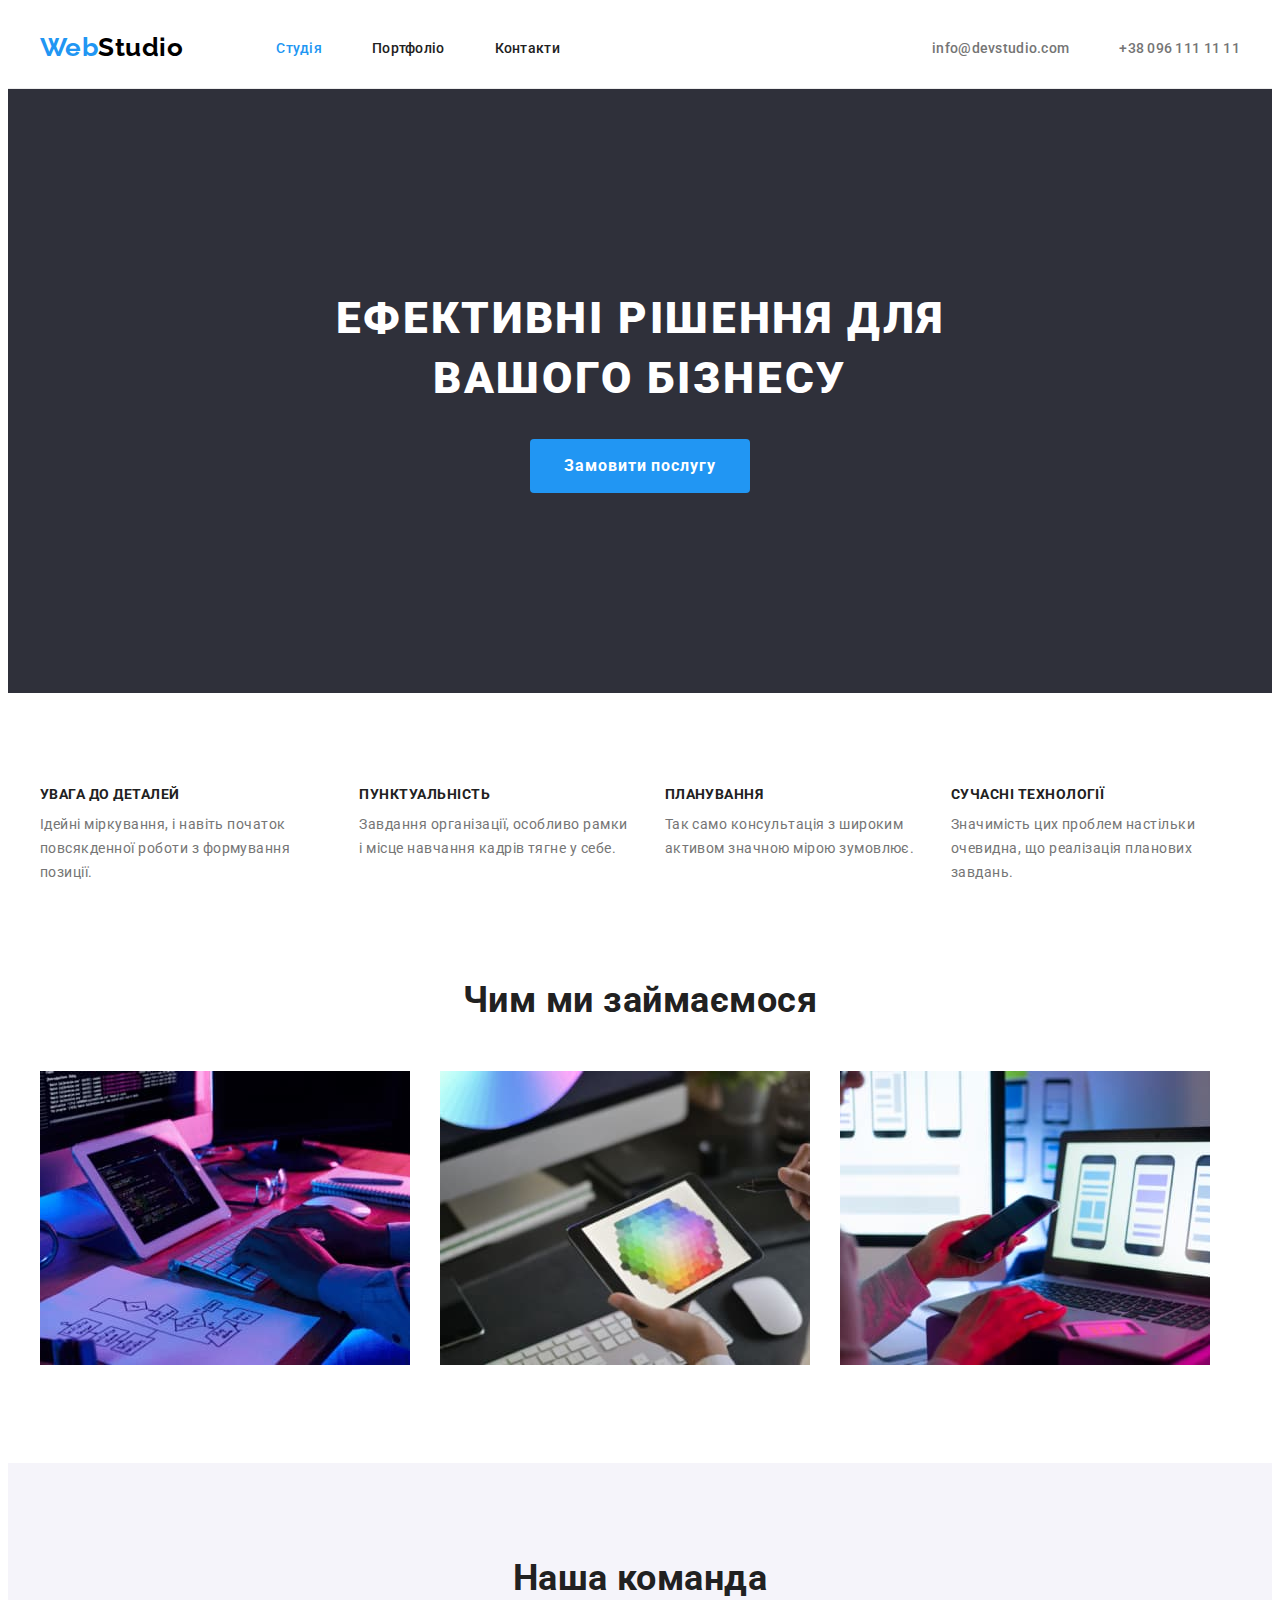
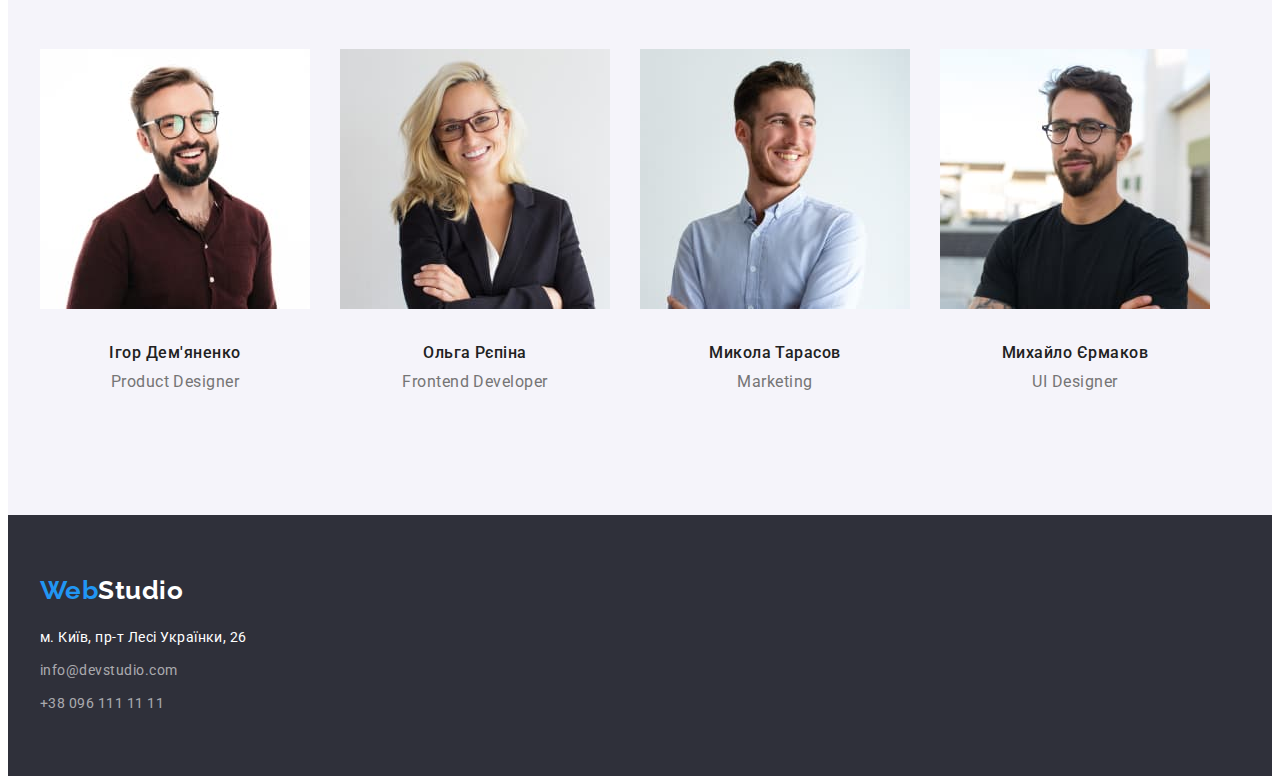
<file: index.html>
<!DOCTYPE html>
<html lang="uk">
  <head>
    <meta charset="UTF-8" />
    <meta http-equiv="X-UA-Compatible" content="IE=edge" />
    <meta name="viewport" content="width=device-width, initial-scale=1.0" />
    <title>WebStudio</title>
    <!-- fonts -->
    <link
      href="https://fonts.googleapis.com/css2?family=Raleway:wght@700&family=Roboto:wght@400;500;700;900&display=swap"
      rel="stylesheet"
    />
    <!-- modern-nomolize -->
    <link
      rel="stylesheet"
      href="https://cdnjs.cloudflare.com/ajax/libs/modern-normalize/1.1.0/modern-normalize.min.css"
      integrity="sha512-wpPYUAdjBVSE4KJnH1VR1HeZfpl1ub8YT/NKx4PuQ5NmX2tKuGu6U/JRp5y+Y8XG2tV+wKQpNHVUX03MfMFn9Q=="
      crossorigin="anonymous"
      referrerpolicy="no-referrer"
    />
    <!-- styles css -->
    <link rel="stylesheet" href="./css/styles.css" />
  </head>
  <body>
    <header class="header">
      <div class="container_header">
        <nav class="nav">
          <div class="logo">
            <a href="/index.html" class="link">
              <span class="logo_blue">Web</span
              ><span class="logo_black">Studio</span>
            </a>
          </div>
          <ul class="navigation list">
            <li class="item">
              <a href="#studio" class="link current">Студія</a>
            </li>
            <li class="item">
              <a href="./portfolio.html" class="link">Портфоліо</a>
            </li>
            <li class="item"><a href="#kontakt" class="link">Контакти</a></li>
          </ul>
        </nav>
        <ul class="adress_head list">
          <li class="item">
            <a href="mailto:info@devstudio.com" class="link"
              >info@devstudio.com</a
            >
          </li>
          <li class="item">
            <a href="tel:+380961111111" class="link">+38 096 111 11 11</a>
          </li>
        </ul>
      </div>
    </header>
    <main>
      <section class="hero">
        <div class="container_hero">
          <h1 class="primary_title">Ефективні рішення для вашого бізнесу</h1>
          <button type="button" class="button btn_hero">
            Замовити послугу
          </button>
        </div>
      </section>
      <section class="our_priority">
        <div class="container">
          <h2 class="visually-hidden">Наші пріоритети</h2>
          <ul class="list our_priority_list">
            <li class="item">
              <h3 class="our_priority_subtitle subtitle">Увага до деталей</h3>
              <p class="text">
                Ідейні міркування, і навіть початок повсякденної роботи з
                формування позиції.
              </p>
            </li>
            <li class="item">
              <h3 class="our_priority_subtitle subtitle">Пунктуальність</h3>
              <p class="text">
                Завдання організації, особливо рамки і місце навчання кадрів
                тягне у себе.
              </p>
            </li>
            <li class="item">
              <h3 class="our_priority_subtitle subtitle">Планування</h3>
              <p class="text">
                Так само консультація з широким активом значною мірою зумовлює.
              </p>
            </li>
            <li class="item">
              <h3 class="our_priority_subtitle subtitle">Сучасні технології</h3>
              <p class="text">
                Значимість цих проблем настільки очевидна, що реалізація
                планових завдань.
              </p>
            </li>
          </ul>
        </div>
      </section>
      <section class="our_work">
        <div class="container">
          <div class="our_work_title">
            <h2 id="studio" class="title_secondary subtitle">
              Чим ми займаємося
            </h2>
          </div>
          <ul class="list our_work_list">
            <li>
              <img
                src="./images/WhatWeDo1.jpg"
                alt="Набір блоксхеми на планшеті"
                width="370"
              />
            </li>
            <li>
              <img
                src="./images/WhatWeDo2.jpg"
                alt="На моніторі модель телефона"
                width="370"
              />
            </li>
            <li>
              <img
                src="./images/WhatWeDo3.jpg"
                alt="Работа з схемой кольорів"
                width="370"
              />
            </li>
          </ul>
        </div>
      </section>
      <section class="our_command">
        <div class="container">
          <div class="our_command_title">
            <h2 id="portfolio" class="title_secondary subtitle">
              Наша команда
            </h2>
          </div>
          <ul class="list list_portfolio">
            <li>
              <img
                src="./images/ProductDesiner.jpg"
                alt="Фото дизайнера"
                width="270"
              />
              <div class="list_portfolio_text">
                <h3 class="our_command_subtitle subtitle">Ігор Дем'яненко</h3>
                <p class="profession">Product Designer</p>
              </div>
            </li>
            <li>
              <img
                src="./images/FrontedDeveloper.jpg"
                alt="Фото розробника"
                width="270"
              />
              <div class="list_portfolio_text">
                <h3 class="our_command_subtitle subtitle">Ольга Рєпіна</h3>
                <p class="profession">Frontend Developer</p>
              </div>
            </li>
            <li>
              <img
                src="./images/Marketing.jpg"
                alt="Фото менеджера"
                width="270"
              />
              <div class="list_portfolio_text">
                <h3 class="our_command_subtitle subtitle">Микола Тарасов</h3>
                <p class="profession">Marketing</p>
              </div>
            </li>
            <li>
              <img
                src="./images/UIDesigner.jpg"
                alt="Фото дизайнера інтерфейса"
                width="270"
              />
              <div class="list_portfolio_text">
                <h3 class="our_command_subtitle subtitle">Михайло Єрмаков</h3>
                <p class="profession">UI Designer</p>
              </div>
            </li>
          </ul>
        </div>
      </section>
    </main>
    <footer class="footer">
      <div class="container_footer">
        <a href="./index.html" id="kontakt" class="link footer_link"
          ><span class="logo_blue">Web</span
          ><span class="logo_white">Studio</span>
        </a>
        <address class="footer_address">
          <ul class="list">
            <li class="item_list_footer">
              <a href="" class="link link_address"
                >м. Київ, пр-т Лесі Українки, 26</a
              >
            </li>
            <li class="item_list_footer">
              <a href="mailto:info@devstudio.com" class="link"
                >info@devstudio.com</a
              >
            </li>
            <li class="item_list_footer">
              <a href="tel:+380961111111" class="link">+38 096 111 11 11</a>
            </li>
          </ul>
        </address>
      </div>
    </footer>
  </body>
</html>
</file>
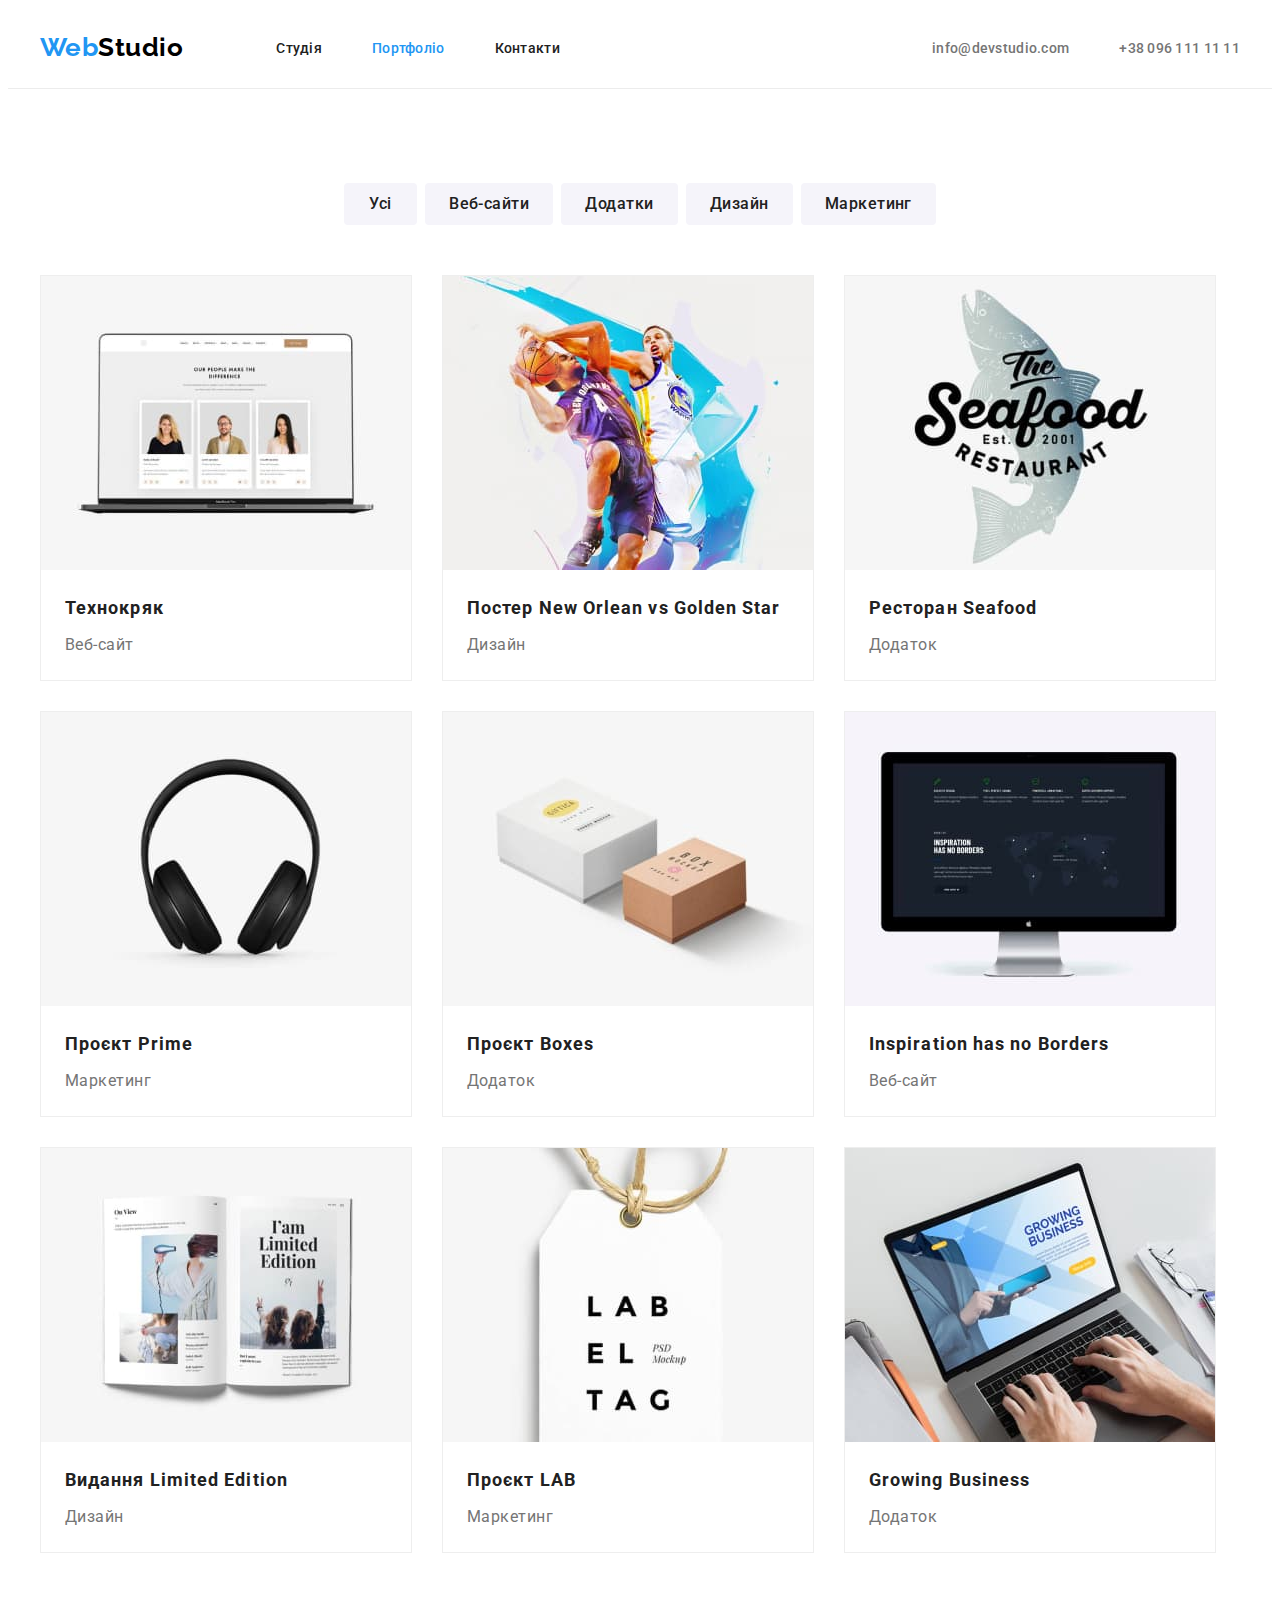
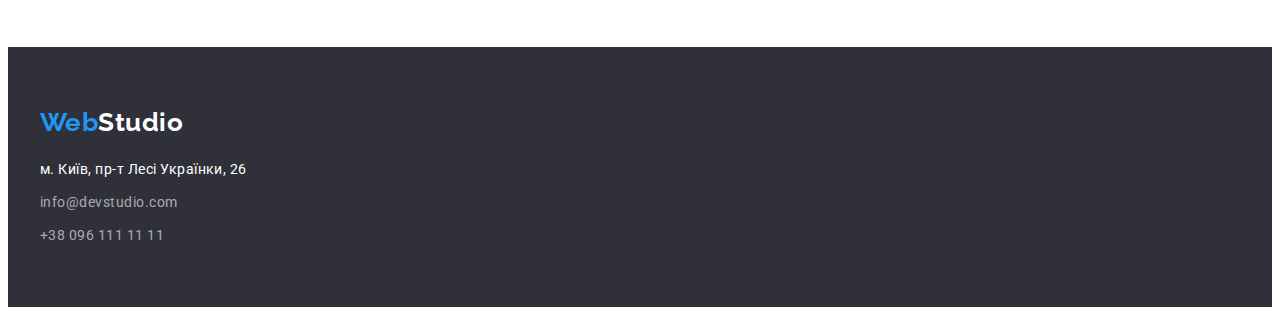
<file: portfolio.html>
<!DOCTYPE html>
<html lang="uk">
  <head>
    <meta charset="UTF-8" />
    <meta http-equiv="X-UA-Compatible" content="IE=edge" />
    <meta name="viewport" content="width=device-width, initial-scale=1.0" />
    <title>portfolio</title>
    <!-- fonts -->
    <link
      href="https://fonts.googleapis.com/css2?family=Raleway:wght@700&family=Roboto:wght@400;500;700;900&display=swap"
      rel="stylesheet"
    />
    <!-- modern-nomolize -->
    <link
      rel="stylesheet"
      href="https://cdnjs.cloudflare.com/ajax/libs/modern-normalize/1.1.0/modern-normalize.min.css"
      integrity="sha512-wpPYUAdjBVSE4KJnH1VR1HeZfpl1ub8YT/NKx4PuQ5NmX2tKuGu6U/JRp5y+Y8XG2tV+wKQpNHVUX03MfMFn9Q=="
      crossorigin="anonymous"
      referrerpolicy="no-referrer"
    />
    <!-- styles css -->
    <link rel="stylesheet" href="./css/styles.css" />
  </head>
  <body>
    <header class="header">
      <div class="container_header">
        <nav class="nav">
          <div class="logo">
            <a href="/index.html" class="link">
              <span class="logo_blue">Web</span
              ><span class="logo_black">Studio</span>
            </a>
          </div>
          <ul class="navigation list">
            <li class="item">
              <a href="./index.html" class="link">Студія</a>
            </li>
            <li class="item">
              <a href="#portfolio" class="link current">Портфоліо</a>
            </li>
            <li class="item"><a href="#kontakt" class="link">Контакти</a></li>
          </ul>
        </nav>
        <ul class="adress_head list">
          <li class="item">
            <a href="mailto:info@devstudio.com" class="link"
              >info@devstudio.com</a
            >
          </li>
          <li class="item">
            <a href="tel:+380961111111" class="link">+38 096 111 11 11</a>
          </li>
        </ul>
      </div>
    </header>
    <main>
      <section class="filter">
        <div class="container">
          <h1 class="visually-hidden">Portfolio</h1>
          <ul class="list btn_list">
            <li class="item">
              <button type="button" class="radio-button">Усі</button>
            </li>
            <li class="item">
              <button type="button" class="radio-button">Веб-сайти</button>
            </li>
            <li class="item">
              <button type="button" class="radio-button">Додатки</button>
            </li>
            <li class="item">
              <button type="button" class="radio-button">Дизайн</button>
            </li>
            <li class="item">
              <button type="button" class="radio-button">Маркетинг</button>
            </li>
          </ul>
          <ul class="list img_list">
            <li class="item">
              <a href="" class="link">
                <img
                  class="img_list_img"
                  src="./images/tehnohryak.jpg"
                  alt="екран ноутбука"
                  width="370"
                />
                <div class="img_list_title">
                  <h2 class="list_work_subtitle">Технокряк</h2>
                  <p class="work_direction">Веб-сайт</p>
                </div>
              </a>
            </li>
            <li class="item">
              <a href="" class="link">
                <img
                  class="img_list_img"
                  src="./images/poster_new_orlean.jpg"
                  alt="баскетбол"
                  width="370"
                />
                <div class="img_list_title">
                  <h2 class="list_work_subtitle">
                    Постер New Orlean vs Golden Star
                  </h2>
                  <p class="work_direction">Дизайн</p>
                </div>
              </a>
            </li>
            <li class="item">
              <a href="" class="link">
                <img
                  class="img_list_img"
                  src="./images/seafood.jpg"
                  alt="емблема ресторану"
                  width="370"
                />
                <div class="img_list_title">
                  <h2 class="list_work_subtitle">Ресторан Seafood</h2>
                  <p class="work_direction">Додаток</p>
                </div>
              </a>
            </li>
            <li class="item">
              <a href="" class="link">
                <img
                  class="img_list_img"
                  src="./images/proekt_prime.jpg"
                  alt="навушники"
                  width="370"
                />
                <div class="img_list_title">
                  <h2 class="list_work_subtitle">Проєкт Prime</h2>
                  <p class="work_direction">Маркетинг</p>
                </div>
              </a>
            </li>
            <li class="item">
              <a href="" class="link">
                <img
                  class="img_list_img"
                  src="./images/proekt_boxes.jpg"
                  alt="коробки"
                  width="370"
                />
                <div class="img_list_title">
                  <h2 class="list_work_subtitle">Проєкт Boxes</h2>
                  <p class="work_direction">Додаток</p>
                </div>
              </a>
            </li>
            <li class="item">
              <a href="" class="link">
                <img
                  class="img_list_img"
                  src="./images/inspiration.jpg"
                  alt="монітор з Веб-сайтом"
                  width="370"
                />
                <div class="img_list_title">
                  <h2 class="list_work_subtitle">Inspiration has no Borders</h2>
                  <p class="work_direction">Веб-сайт</p>
                </div>
              </a>
            </li>
            <li class="item">
              <a href="" class="link">
                <img
                  class="img_list_img"
                  src="./images/limited_edition.jpg"
                  alt="брошура"
                  width="370"
                />
                <div class="img_list_title">
                  <h2 class="list_work_subtitle">Видання Limited Edition</h2>
                  <p class="work_direction">Дизайн</p>
                </div>
              </a>
            </li>
            <li class="item">
              <a href="" class="link">
                <img
                  class="img_list_img"
                  src="./images/proekt_lab.jpg"
                  alt="бірка"
                  width="370"
                />
                <div class="img_list_title">
                  <h2 class="list_work_subtitle">Проєкт LAB</h2>
                  <p class="work_direction">Маркетинг</p>
                </div>
              </a>
            </li>
            <li class="item">
              <a href="" class="link">
                <img
                  class="img_list_img"
                  src="./images/growing_business.jpg"
                  alt="додаток на ноутбуці"
                  width="370"
                />
                <div class="img_list_title">
                  <h2 class="list_work_subtitle">Growing Business</h2>
                  <p class="work_direction">Додаток</p>
                </div>
              </a>
            </li>
          </ul>
        </div>
      </section>
    </main>
    <footer class="footer">
      <div class="container_footer">
        <a href="./index.html" id="kontakt" class="link footer_link"
          ><span class="logo_blue">Web</span
          ><span class="logo_white">Studio</span>
        </a>
        <address class="footer_address">
          <ul class="list">
            <li class="item_list_footer">
              <a href="" class="link link_address"
                >м. Київ, пр-т Лесі Українки, 26</a
              >
            </li>
            <li class="item_list_footer">
              <a href="mailto:info@devstudio.com" class="link"
                >info@devstudio.com</a
              >
            </li>
            <li class="item_list_footer">
              <a href="tel:+380961111111" class="link">+38 096 111 11 11</a>
            </li>
          </ul>
        </address>
      </div>
    </footer>
  </body>
</html>
</file>
<file: css/styles.css>
:root {
  /* кольори Studio і Portfolio сторінка */
  --color-logo-black: rgba(0, 0, 0, 1);
  --color-border-bottom-header: rgba(236, 236, 236, 1);
  --color-blue: rgba(33, 150, 243, 1);
  --color-text-header: rgba(33, 33, 33, 1);
  --color-text-prime: rgba(117, 117, 117, 1);
  --color-text-adress: rgba(255, 255, 255, 0.6);

  --color-background-black: rgba(47, 48, 58, 1);
  --color-white: rgba(255, 255, 255, 1);
  --color-background-grey: rgba(245, 244, 250, 1);
  /* кольори Portfolio сторінка */
  --color-radiobutton: rgba(245, 244, 250, 1);
  --color-border-list-img: rgba(238, 238, 238, 1);
  /* шрифти*/
  /*   шрифт лого
  font-family: 'Raleway';
  font-weight: 700;

  шрифт сторінки студио
  font-family: Roboto;
  font-weight: 400,500,700,900;
 */
}

body {
  background-color: var(--color-white);
  color: var(--color-text-prime);
  font-family: "Roboto", sans-serif;
  /* font-style: normal;*/
  /*font-weight: 400;*/
  letter-spacing: 0.03em;
}

/*reset*/
h1,
h2,
h3,
h4,
ul,
p {
  margin-top: 0;
  margin-bottom: 0;
}

.list {
  padding: 0;
  margin: 0;
  list-style: none;
}
/*reset*/
.header {
  padding-top: 24px;
  padding-bottom: 25px;

  border-bottom: 1px solid var(--color-border-bottom-header);
}
.container_header {
  display: flex;
  justify-content: flex-start;
  align-items: center;
  margin-top: 0px;
  margin-bottom: 0px;
  margin-left: auto;
  margin-right: auto;
  width: 1200px;
  padding-top: 0px;
  padding-bottom: 0px;
  padding-left: 15px;
  padding-right: 15px;
  /*padding-top: 24px;
  padding-bottom: 25px; */
  /* outline: 2px solid tomato; */
}

.container_hero {
  /* text-align: center; */
  margin-top: 0px;
  margin-bottom: 0px;
  margin-left: auto;
  margin-right: auto;
  width: 1200px;
  padding-left: 15px;
  padding-right: 15px;
  padding-top: 200px;
  padding-bottom: 200px;
  /* outline: 2px solid tomato; */
}

.container {
  margin-top: 0px;
  margin-bottom: 0px;
  margin-left: auto;
  margin-right: auto;
  width: 1200px;
  padding-left: 15px;
  padding-right: 15px;
  padding-top: 0px;
  padding-bottom: 0px;
  /* outline: 2px solid tomato; */
}
.our_priority {
  padding-top: 94px;
  /* padding-bottom: 94px; */
  /* outline: 2px solid tomato; */
}
.our_work,
.our_command,
.filter {
  padding-top: 94px;
  padding-bottom: 94px;
  /* outline: 2px solid tomato; */
}

/* ховаємо заголовки */
.visually-hidden {
  position: absolute;
  white-space: nowrap;
  width: 1px;
  height: 1px;
  overflow: hidden;
  border: 0;
  padding: 0;
  clip: rect(0 0 0 0);
  clip-path: inset(50%);
  margin: -1px;
}

.nav {
  display: flex;
}
.logo {
  margin-right: 93px;
}
.navigation {
  display: flex;
  align-items: center;
}
.navigation > .item:not(last-child),
.adress_head > .item:not(last-child) {
  margin-right: 50px;
}
.navigation > .item:last-child,
.adress_head > .item:last-child {
  margin-right: 0px;
}

.adress_head {
  display: flex;
  margin-left: auto;
}

.our_command {
  background-color: var(--color-background-grey);
}

.primary_title {
  font-weight: 900;
  font-size: 44px;
  line-height: 1.36;

  letter-spacing: 0.06em;
  text-transform: uppercase;

  width: 696px;
  min-height: 120px;

  margin-top: 0px;
  margin-bottom: 30px;
  margin-left: auto;
  margin-right: auto;
}

.btn_hero {
  display: inline-block;
  min-width: 152px;
  min-height: 30px;
  border-radius: 4px;
  padding: 10px 32px;

  margin-top: 0px;
  margin-bottom: 0px;
}

.subtitle {
  color: var(--color-text-header);
}
/*our priority*/
/*h3 in our_priority*/
.our_priority_subtitle {
  font-weight: 700;
  font-size: 14px;
  line-height: 1.14;
  text-transform: uppercase;

  margin-bottom: 10px;
}

.our_priority_list {
  display: flex;
}
.our_priority_list > .item {
  width: calc((100%-60px) / 3);

  /* width: 270px; */
}
.our_priority_list > .item {
  margin-right: 30px;
}
.our_priority_list > .item:last-child {
  margin-right: 0px;
}

/*h2 in our_priority*/
.title_secondary {
  font-size: 36px;
  line-height: 1.17;
  text-align: center;
}

.our_work_title,
.our_command_title {
  padding-top: 0px;
  padding-left: 0px;
  margin-bottom: 50px;

  /* outline: 2px solid tomato; */
}
/*our_work*/
.our_work_list {
  display: flex;
  gap: 30px;
}

/*command*/
.list_portfolio {
  display: flex;
  gap: 30px;

  /* outline: 2px solid tomato; */
}

.list_portfolio_text {
  padding-top: 30px;
  padding-bottom: 30px;
  padding-right: 10px;
  padding-left: 10px;
}
/*h3 in our_command*/
.our_command_subtitle {
  font-weight: 500;
  font-size: 16px;
  line-height: 1.19;
  /* padding-top: 0px;
  padding-bottom: 0px; */
  text-align: center;
}

.profession {
  padding-top: 10px;
  /* padding-bottom: 30px; */
  text-align: center;
}

.img_list > .item {
  border: 1px solid var(--color-border-list-img);
}
/*h3 in list_work*/
.list_work_subtitle {
  color: var(--color-text-header);

  font-weight: 700;
  font-size: 18px;
  line-height: 2;
  letter-spacing: 0.06em;

  margin-bottom: 4px;
}

/*p */
.text {
  font-size: 14px;
  line-height: 1.71;
}

.profession {
  font-size: 16px;
  line-height: 1.19;
  letter-spacing: 0.03em;
}
.work_direction {
  font-size: 16px;
  line-height: 1.87;
  letter-spacing: 0.03em;
}

.link {
  text-decoration: none;
}
.navigation .link,
.adress_head .link {
  color: var(--color-text-header);
  font-weight: 500;
  font-size: 14px;
  line-height: 1.14;
  letter-spacing: 0.02em;
}
.navigation .link:hover,
.navigation .link:focus,
.footer_address .link:hover,
.footer_address .link:focus {
  color: var(--color-blue);
}

.navigation .link.current {
  color: var(--color-blue);
}

.filter .link,
.adress_head .link {
  color: var(--color-text-prime);
}
.adress_head .link:hover,
.adress_head .link:focus {
  color: var(--color-blue);
}
.logo_blue,
.logo_black,
.logo_white {
  font-family: "Raleway";
  font-weight: 700;
  font-size: 26px;
  line-height: 1.19;
  /* identical to box height */
}

.logo_blue {
  color: var(--color-blue);
}
.logo_black {
  color: var(--color-logo-black);
}
.logo_white {
  color: var(--color-white);
}

.hero {
  background-color: var(--color-background-black);
  color: var(--color-white);

  text-align: center;
}

/* Portfolio */
.btn_list {
  display: flex;
  justify-content: center;
  margin-bottom: 50px;
}
.btn_list > .item:not(last-child) {
  margin-right: 8px;
}
.btn_list > .item:last-child {
  margin-right: 0px;
}

.img_list {
  display: flex;
  flex-wrap: wrap;
}

.img {
  margin: 0px;
}
.img_list > .item {
  /* width: calc((100%-60px) / 3); */
  width: 370px;
  margin-left: 0px;
  margin-right: 30px;
  margin-bottom: 30px;
}
.img_list > .item:nth-child(3n) {
  margin-right: 0px;
}
.img_list > .item:nth-last-child(-n + 3) {
  margin-bottom: 0px;
}

.button {
  background-color: var(--color-blue);
  color: var(--color-white);

  font-family: inherit;
  font-weight: 700;
  font-size: 16px;
  line-height: 1.88;
  letter-spacing: 0.06em;

  border-color: transparent;

  /* identical to box height, or 188% */
}
.radio-button {
  background-color: var(--color-radiobutton);
  color: var(--color-text-header);

  font-family: inherit;
  font-weight: 500;
  font-size: 16px;
  line-height: 1.63;
  letter-spacing: 0.03em;

  display: inline-block;
  min-width: 73px;
  min-height: 38px;
  border-radius: 4px;
  padding: 6px 22px;
  border-color: transparent;
}
.radio-button:hover,
.radio-button:focus {
  background-color: var(--color-blue);
  color: var(--color-white);
}
.radio-button,
.button {
  cursor: pointer;
}

.img_list_title {
  /* display: inline-block; */
  padding-top: 20px;
  padding-bottom: 20px;
  padding-left: 24px;
  padding-right: 24px;
}
.img_list_img {
  display: block;
}

/* footer */
.container_footer {
  margin-top: 0px;
  margin-bottom: 0px;
  margin-left: auto;
  margin-right: auto;
  width: 1200px;
  padding-left: 15px;
  padding-right: 15px;
  padding-top: 0px;
  padding-bottom: 0px;
  /* outline: 2px solid tomato; */
}

.footer {
  padding-top: 60px;
  padding-bottom: 60px;
  background-color: var(--color-background-black);
}

.item_list_footer {
  margin-bottom: 9px;
}
.item_list_footer:last-child {
  margin-bottom: 0px;
}

.footer_link {
  display: inline-block;
  /* padding-top: 60px;
  padding-bottom: 0px; */
}

.footer_address {
  font-style: normal;
  font-size: 14px;
  line-height: 1.71;
  color: var(--color-white);
  padding-top: 20px;
  /* padding-bottom: 60px; */
}
.footer_address .link {
  color: var(--color-text-adress);
}
.footer_address .link_address {
  color: var(--color-white-adress);
}
</file>
